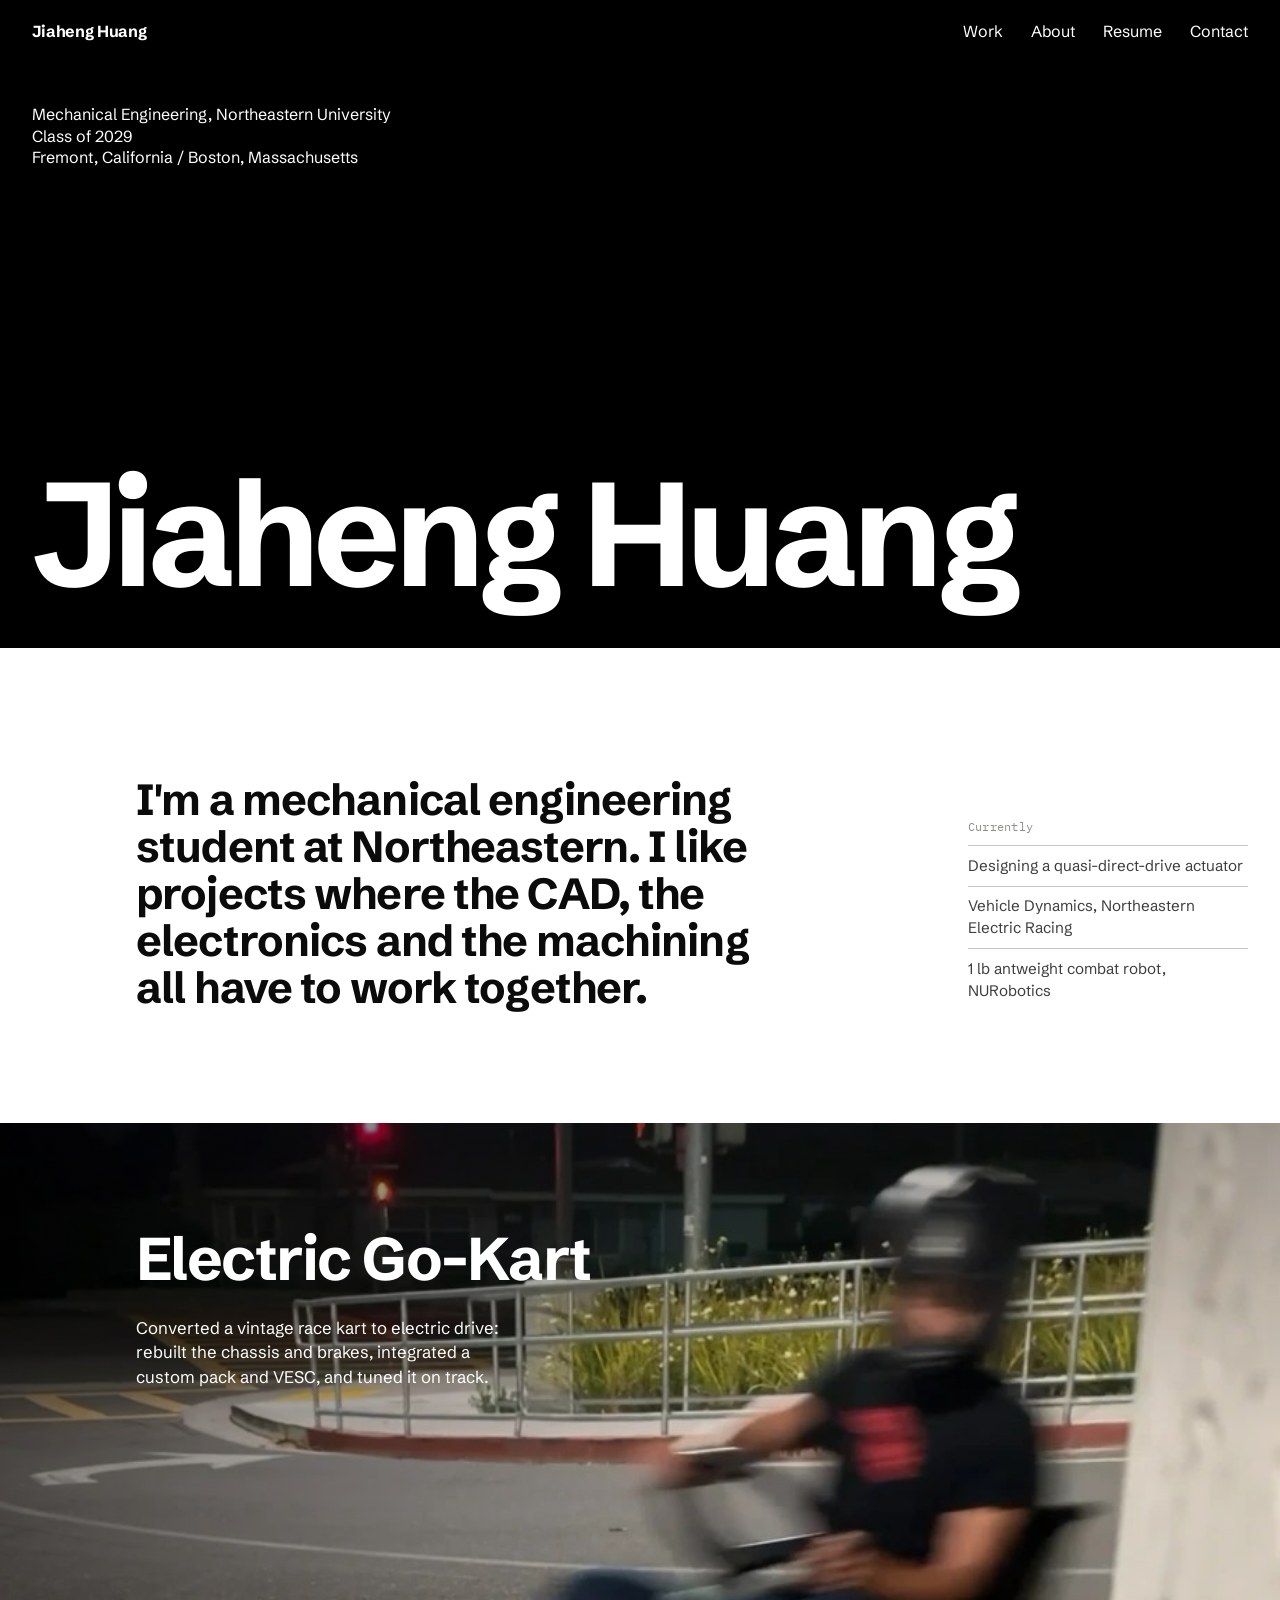
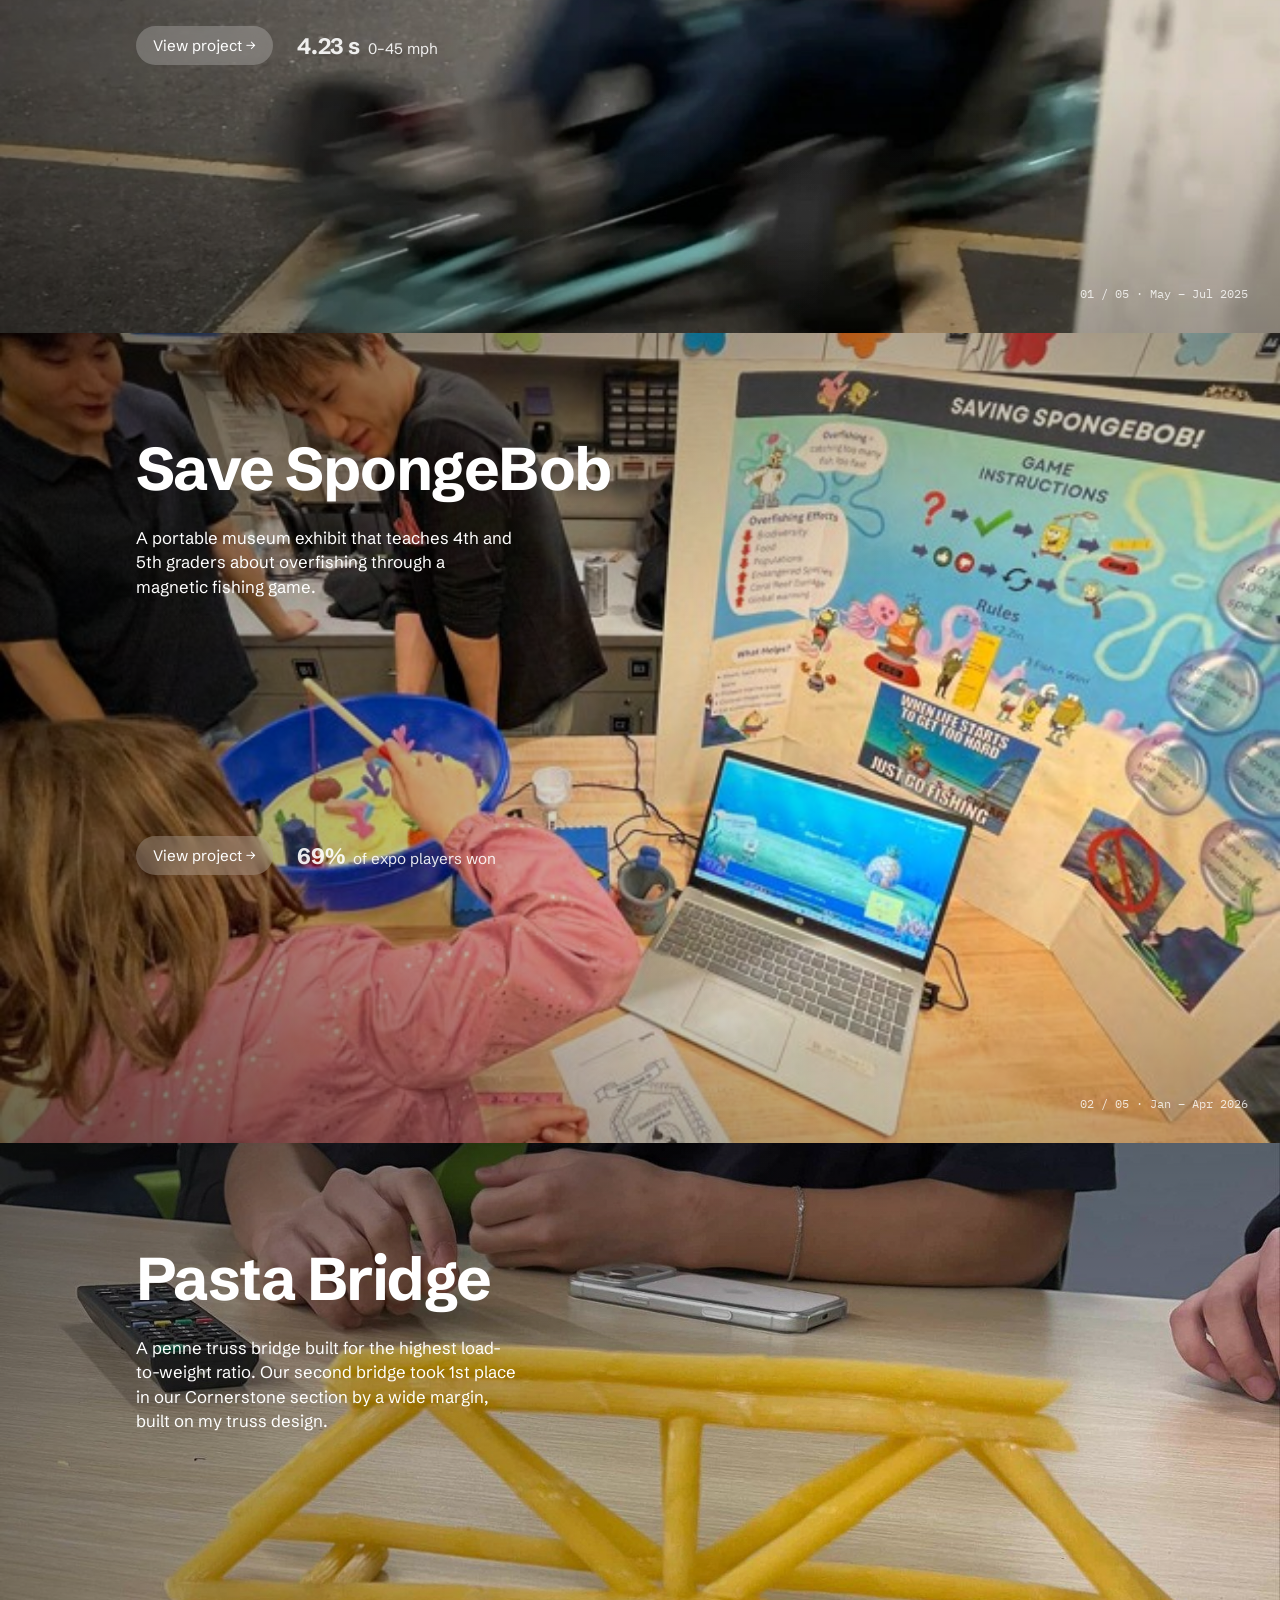
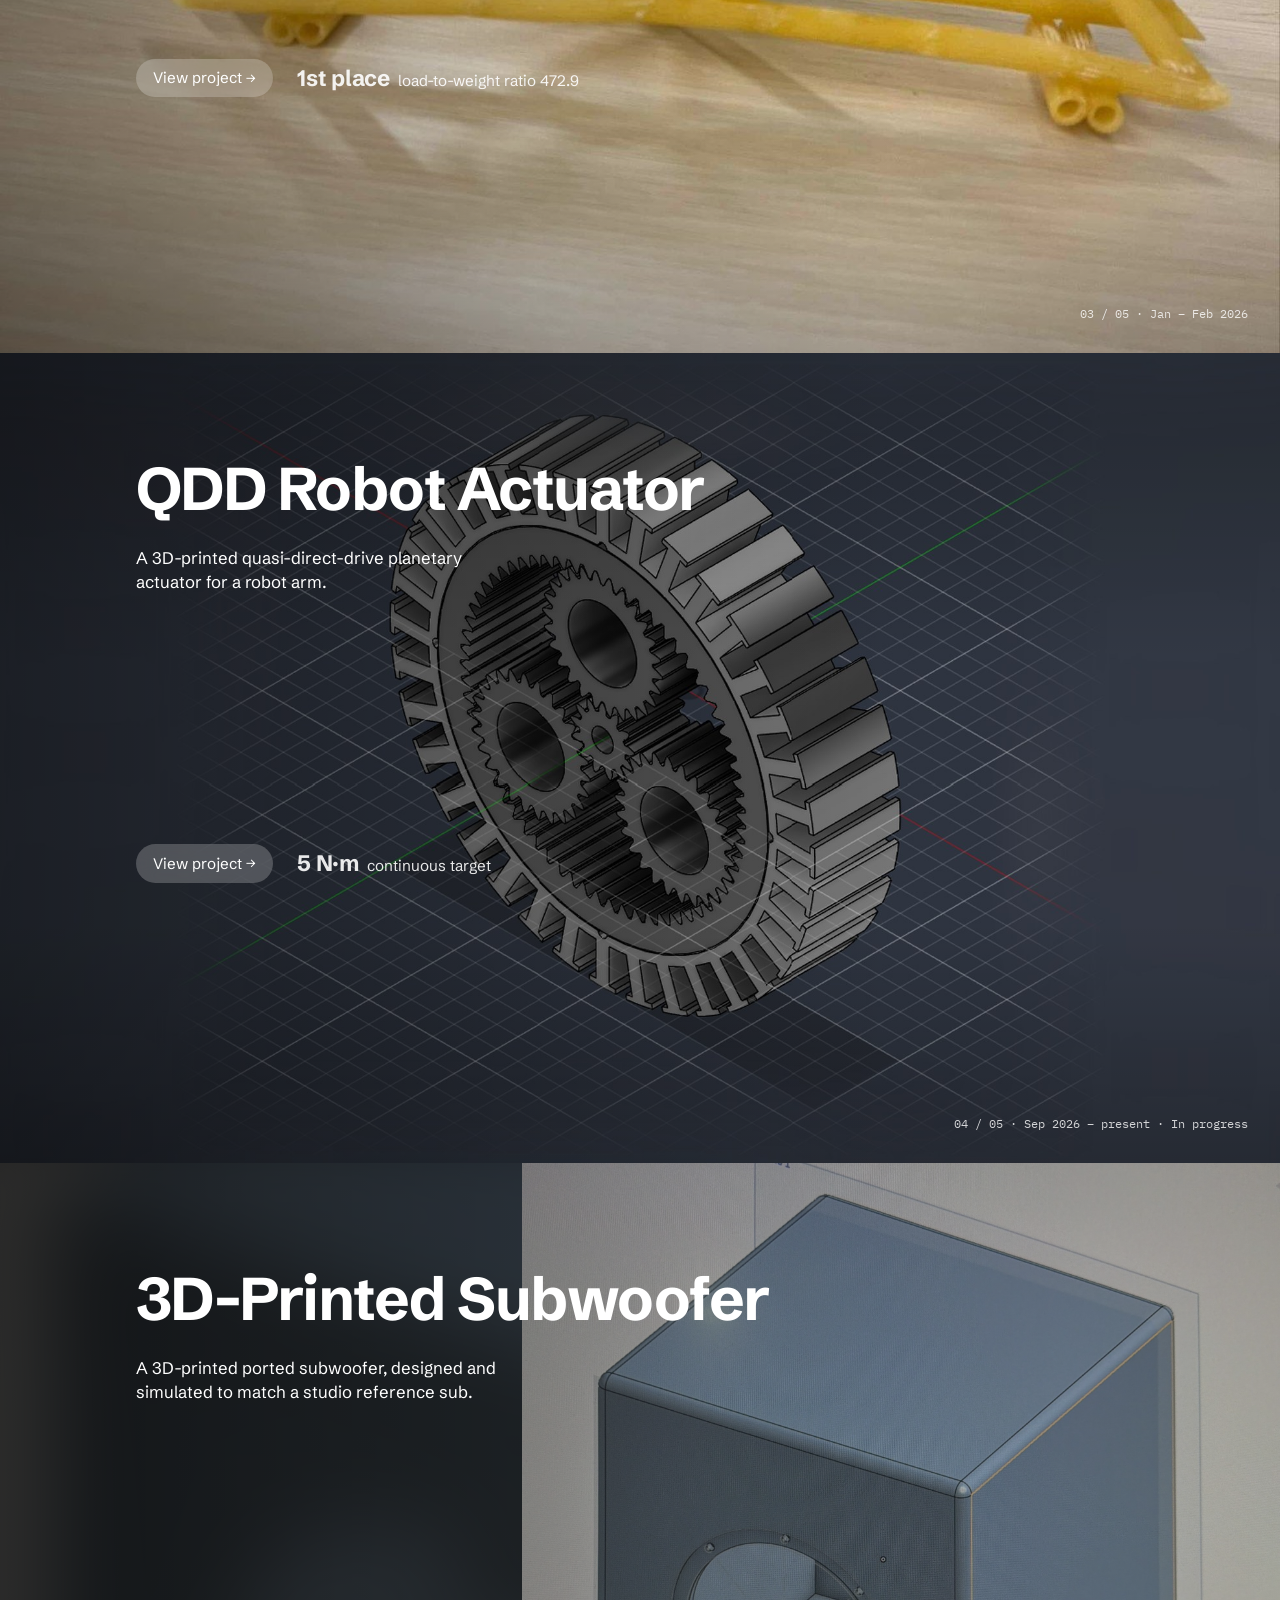
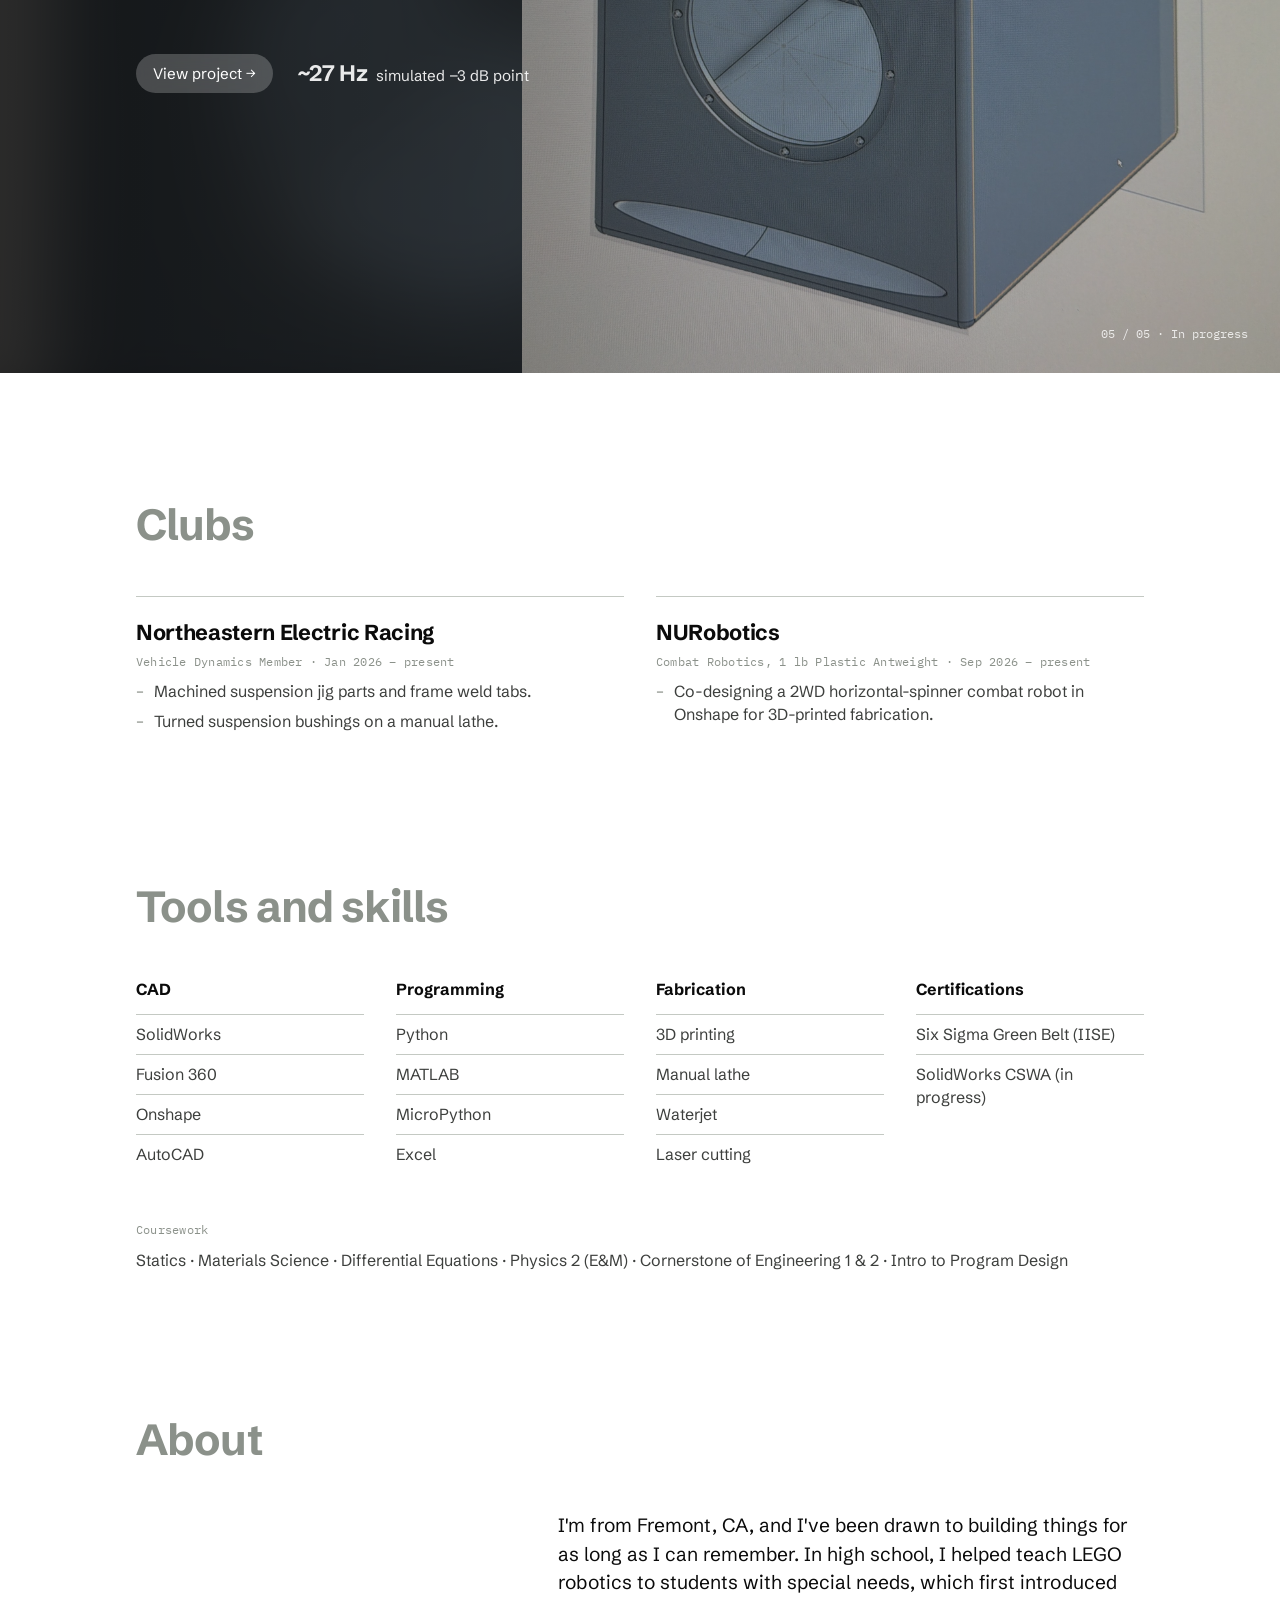
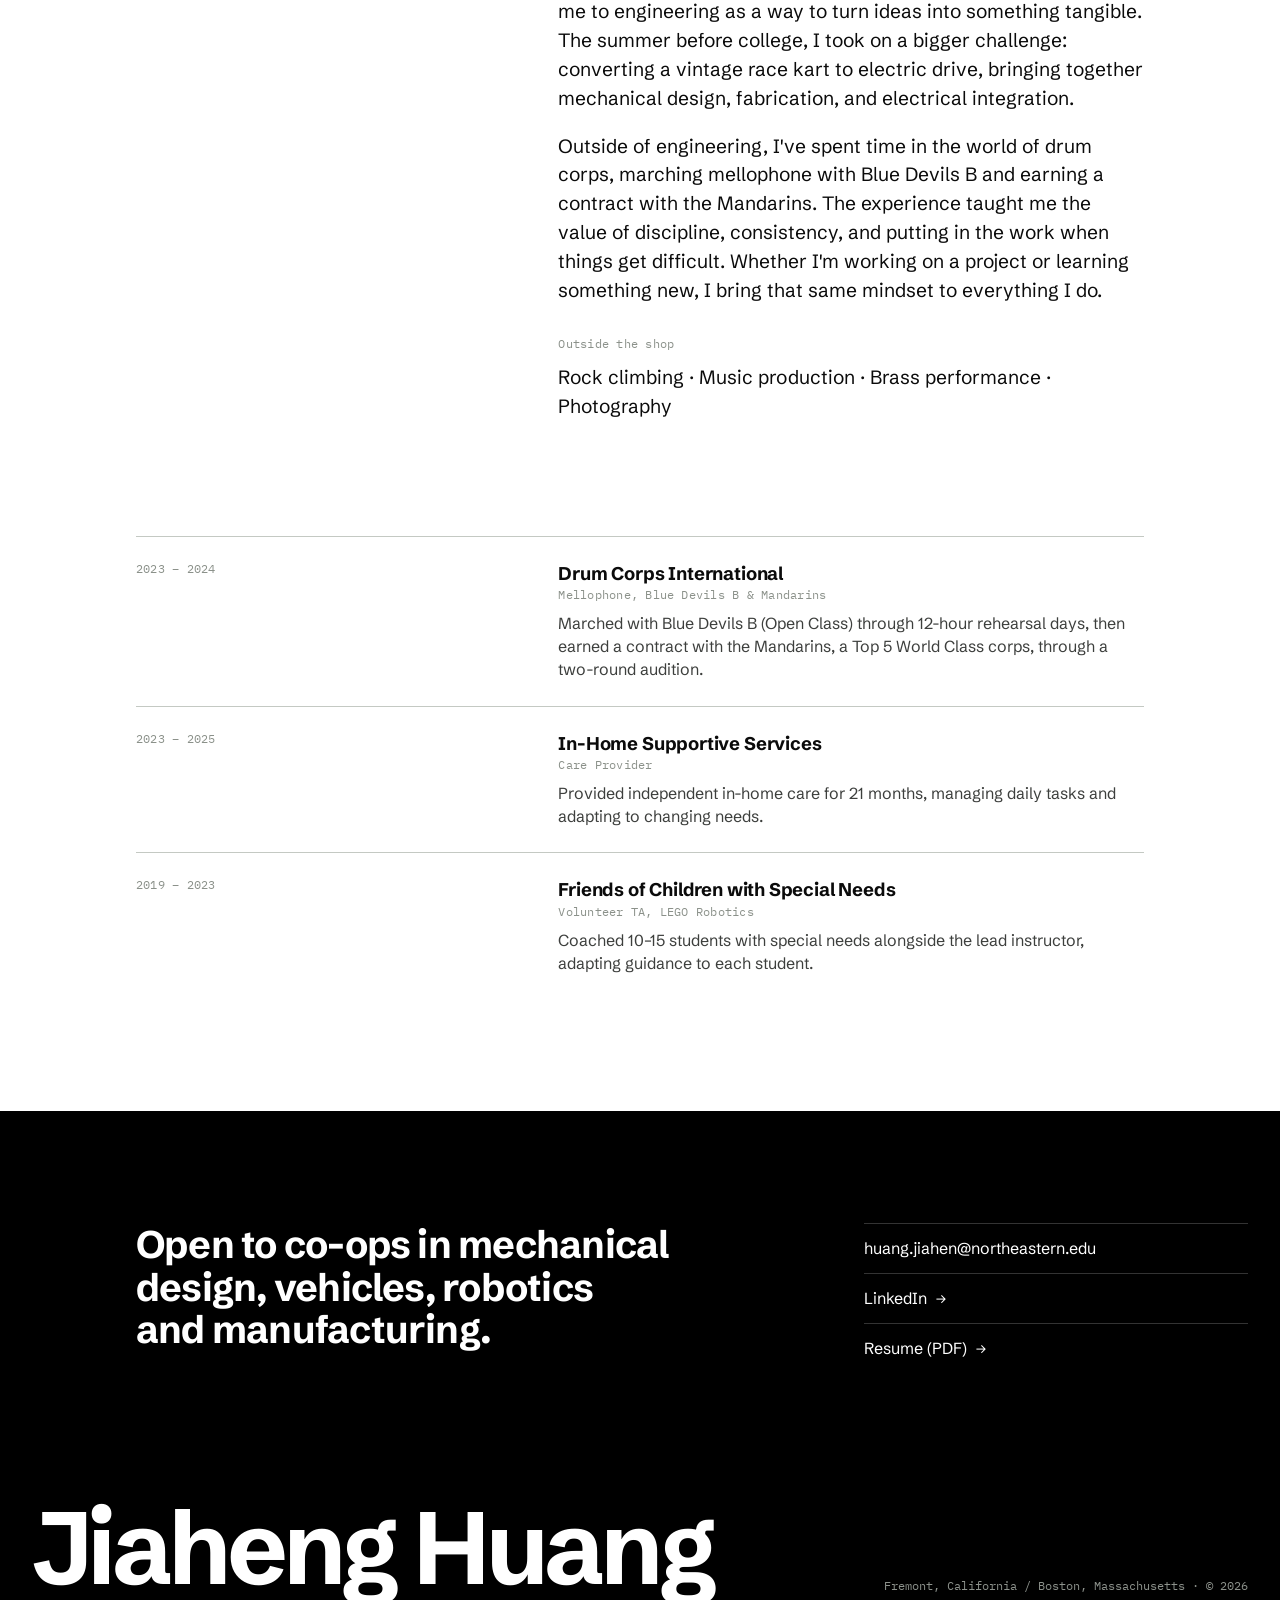
<file: index.html>
<!doctype html>
<html lang="en">
<head>
  <meta charset="utf-8">
  <meta name="viewport" content="width=device-width, initial-scale=1">
  <title>Jiaheng Huang — Mechanical Engineering</title>
  <meta name="description" content="Engineering portfolio of Jiaheng Huang, mechanical engineering student at Northeastern University.">
  <link rel="preconnect" href="https://fonts.googleapis.com">
  <link rel="preconnect" href="https://fonts.gstatic.com" crossorigin>
  <link href="https://fonts.googleapis.com/css2?family=IBM+Plex+Mono:wght@400;500&family=Schibsted+Grotesk:wght@400;500;700&display=swap" rel="stylesheet">
  <link rel="stylesheet" href="css/style.css">
</head>
<body data-page="home">
  <div id="app"></div>
  <noscript>This site needs JavaScript enabled.</noscript>
  <script src="js/content.js"></script>
  <script src="js/main.js"></script>
</body>
</html>
</file>
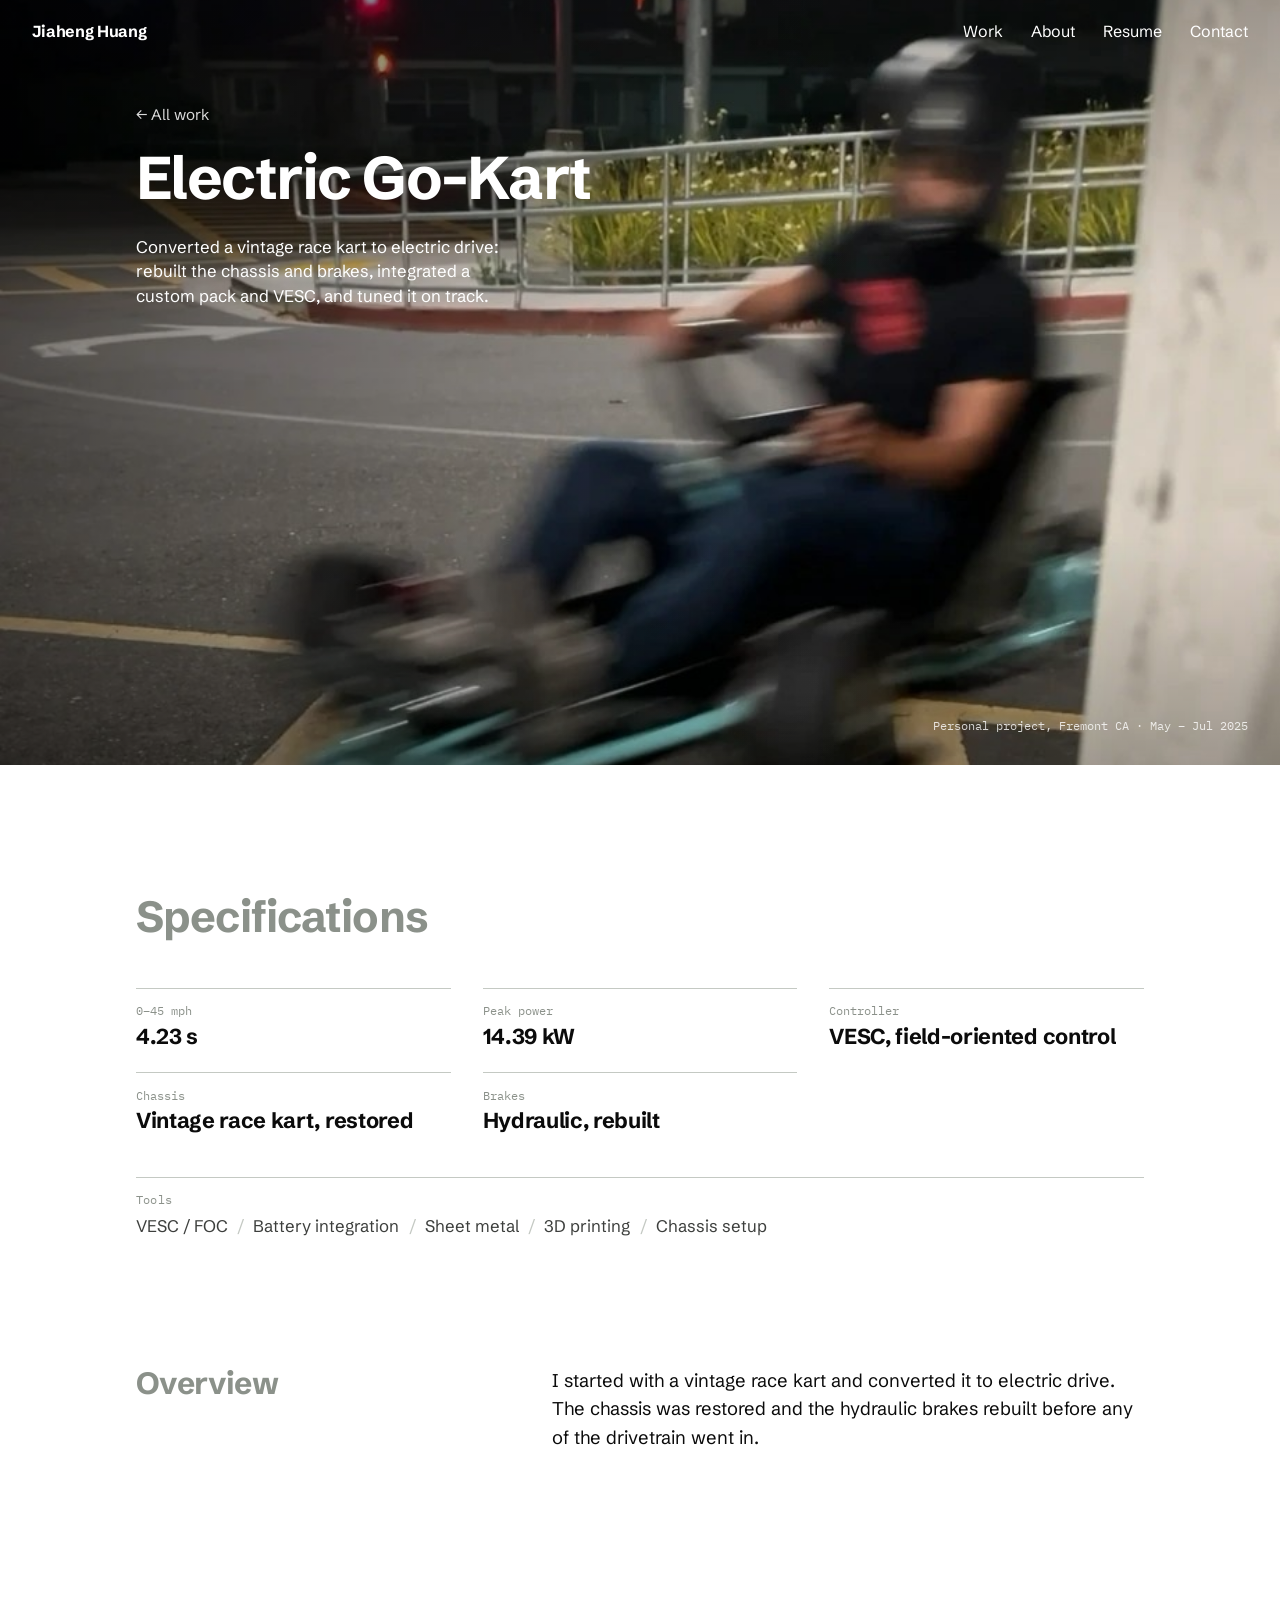
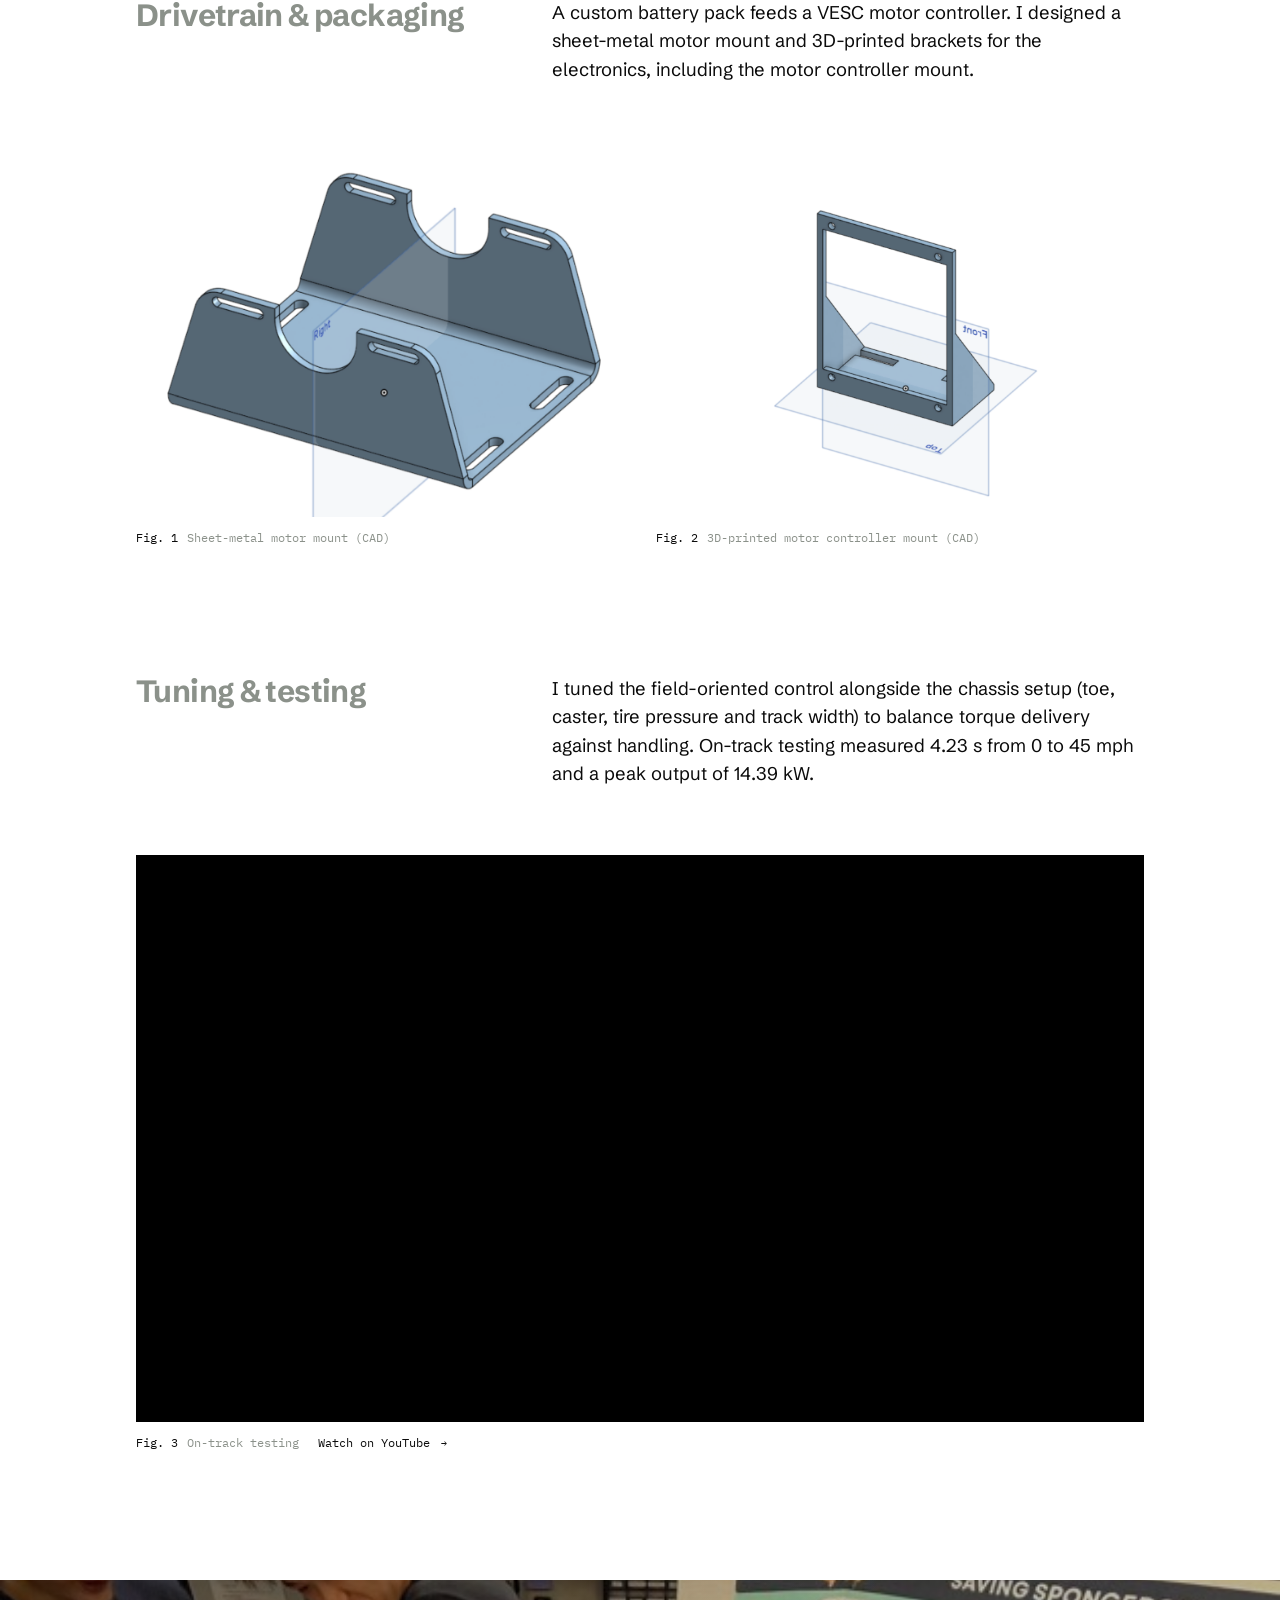
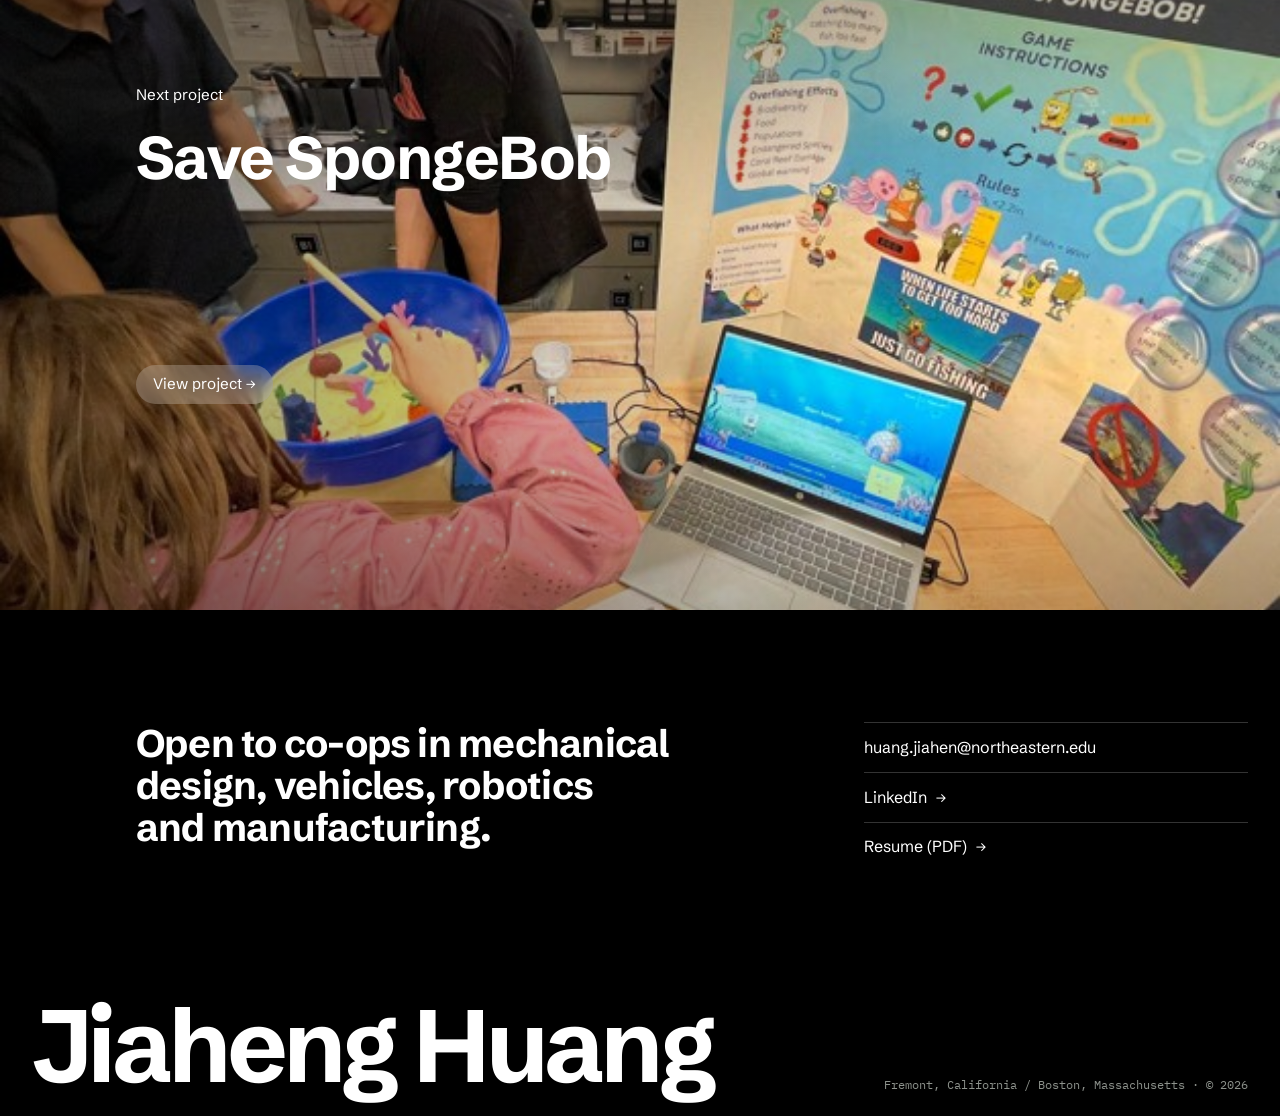
<file: project.html>
<!doctype html>
<html lang="en">
<head>
  <meta charset="utf-8">
  <meta name="viewport" content="width=device-width, initial-scale=1">
  <title>Jiaheng Huang — Mechanical Engineering</title>
  <meta name="description" content="Engineering portfolio of Jiaheng Huang, mechanical engineering student at Northeastern University.">
  <link rel="preconnect" href="https://fonts.googleapis.com">
  <link rel="preconnect" href="https://fonts.gstatic.com" crossorigin>
  <link href="https://fonts.googleapis.com/css2?family=IBM+Plex+Mono:wght@400;500&family=Schibsted+Grotesk:wght@400;500;700&display=swap" rel="stylesheet">
  <link rel="stylesheet" href="css/style.css">
</head>
<body data-page="project">
  <div id="app"></div>
  <noscript>This site needs JavaScript enabled.</noscript>
  <script src="js/content.js"></script>
  <script src="js/main.js"></script>
</body>
</html>
</file>
<file: css/style.css>
/* Layout: stacked full-bleed photo bands (projects) alternating with plain white sheets
   (text), on a 12-column grid. Deliberately one look in both OS themes: black bands, white sheets. */
:root {
  --black: #000;
  --white: #fff;
  --ink: #0b0b0b;
  --ink-2: #3d3f3d;
  --grey: #8b918a;          /* big grey headings on white */
  --grey-light: #c4c9c3;    /* rules, placeholder lines */
  --ph-dark: #161716;       /* empty photo band */
  --sans: "Schibsted Grotesk", "Helvetica Neue", Helvetica, Arial, sans-serif;
  --mono: "IBM Plex Mono", ui-monospace, Menlo, monospace;
  --margin: 2rem;
  --gutter: 2rem;
  --header-h: 4rem;
  color-scheme: light;
}

/* ---------- base ---------- */
*, *::before, *::after { box-sizing: border-box; }
html { scroll-behavior: smooth; -webkit-text-size-adjust: 100%; }
body {
  margin: 0; background: var(--white); color: var(--ink);
  font: 400 16px/1.45 var(--sans);
  -webkit-font-smoothing: antialiased;
}
img, video, iframe { display: block; max-width: 100%; }
a { color: inherit; }
h1, h2, h3 { margin: 0; font-weight: 700; text-wrap: balance; }
p { margin: 0 0 1em; }
ul, ol { margin: 0; padding: 0; list-style: none; }
a:focus-visible { outline: 2px solid var(--grey-light); outline-offset: 2px; }

.grid {
  display: grid; grid-template-columns: repeat(12, minmax(0, 1fr)); column-gap: var(--gutter);
  padding-left: max(var(--margin), env(safe-area-inset-left, 0px));
  padding-right: max(var(--margin), env(safe-area-inset-right, 0px));
}
.meta { font: 400 12px/1.4 var(--mono); letter-spacing: .02em; color: var(--grey); margin: 0 0 .6rem; }
.arr { display: inline-block; font-size: .85em; margin-left: .35em; transition: transform .25s ease; }
a:hover .arr { transform: translateX(3px); }

/* ---------- header: sits on every band, inverts over white ---------- */
.top {
  position: fixed; top: 0; left: 0; right: 0; z-index: 20;
  height: calc(var(--header-h) + env(safe-area-inset-top, 0px));
  padding: env(safe-area-inset-top, 0px) max(var(--margin), env(safe-area-inset-right, 0px)) 0 max(var(--margin), env(safe-area-inset-left, 0px));
  display: flex; align-items: center; justify-content: space-between;
  color: var(--white); transition: background-color .2s, color .2s;
}
.top.solid { background: var(--white); color: var(--ink); border-bottom: 1px solid #e4e7e3; }
.wordmark { font-weight: 700; text-decoration: none; letter-spacing: -.01em; }
.top nav { display: flex; gap: 1.75rem; }
.top nav a { text-decoration: none; }
.top nav a:hover { text-decoration: underline; text-underline-offset: 4px; }

/* ---------- bands ---------- */
.band {
  position: relative; overflow: hidden; isolation: isolate;
  min-height: 90svh; background: var(--black); color: var(--white);
  display: flex; flex-direction: column;
}
.band-media, .band-media figure, .band-media .media { position: absolute; inset: 0; margin: 0; }
.band-media { z-index: -1; }
.band-media .media img, .band-media .media video { width: 100%; height: 100%; object-fit: cover; }
.band-media::after {   /* light scrim so white type holds on bright skies */
  content: ""; position: absolute; inset: 0;
  background:
    linear-gradient(90deg, rgb(0 0 0 / .45) 0%, rgb(0 0 0 / .15) 45%, rgb(0 0 0 / 0) 70%),
    linear-gradient(180deg, rgb(0 0 0 / .28) 0%, rgb(0 0 0 / 0) 38%, rgb(0 0 0 / 0) 70%, rgb(0 0 0 / .25) 100%);
}
.band-media .ph {
  position: absolute; inset: 0; aspect-ratio: auto !important;
  background: var(--ph-dark); border: 0; color: #7d827c;
  padding: calc(var(--header-h) + env(safe-area-inset-top, 0px) + 2.5rem) max(var(--margin), env(safe-area-inset-right, 0px)) 1.5rem 50%;
  justify-content: flex-start; align-items: flex-end; text-align: right;
}
.band-media .ph-kind { color: #a7aca6; }

.band-inner {
  flex: 1; display: grid; grid-template-columns: repeat(12, minmax(0, 1fr)); column-gap: var(--gutter);
  grid-template-rows: auto 1fr auto;
  padding: calc(var(--header-h) + env(safe-area-inset-top, 0px) + 2.5rem) max(var(--margin), env(safe-area-inset-right, 0px)) 2rem max(var(--margin), env(safe-area-inset-left, 0px));
}
.band-text { grid-column: 2 / span 7; }
.band h1, .band h2 {
  font-size: clamp(2.6rem, 4.7vw, 4.25rem); line-height: 1.08; letter-spacing: -.025em;
}
.band-sub { margin-top: 1.5rem; max-width: 38ch; font-size: 1.05rem; }
.band-kicker { margin: 0 0 1.25rem; font-size: .95rem; }
.band-kicker a { text-decoration: none; opacity: .85; }
.band-kicker a:hover { opacity: 1; }
.band-foot { grid-column: 2 / span 7; grid-row: 2; align-self: center; display: flex; align-items: center; gap: 1.5rem; flex-wrap: wrap; }
.band-stat { margin: 0; font-size: .95rem; opacity: .9; }
.band-stat span { font-weight: 700; font-size: 1.4rem; letter-spacing: -.01em; margin-right: .2em; }
.band-index { grid-column: 1 / -1; grid-row: 3; margin: 0; justify-self: end; font: 400 12px var(--mono); opacity: .8; }

.pill {
  display: inline-flex; align-items: center; text-decoration: none;
  padding: .55em 1.1em; border-radius: 999px; font-size: .95rem;
  background: rgb(255 255 255 / .22); backdrop-filter: blur(10px); -webkit-backdrop-filter: blur(10px);
  transition: background .25s;
}
.pill:hover { background: rgb(255 255 255 / .34); }

/* hero */
.band.hero { min-height: 100svh; }
.hero .band-inner { grid-template-rows: 1fr auto; }
.hero-kicker { grid-column: 1 / span 6; grid-row: 1; align-self: start; margin: 0; font-size: 1rem; line-height: 1.35; }
.hero-name {
  grid-column: 1 / -1; grid-row: 2; align-self: end;
  font-size: clamp(3.2rem, 11.5vw, 11rem) !important; line-height: 1 !important; letter-spacing: -.045em !important;
  padding-bottom: .06em;
}

/* ---------- white sheets ---------- */
.sheet { padding: 8rem 0 7rem; }
.sheet + .sheet { padding-top: 2rem; }
.sheet-title, .lead {
  grid-column: 2 / span 6; color: var(--grey);
  font-size: clamp(2rem, 3.4vw, 3rem); line-height: 1.08; letter-spacing: -.02em; margin-bottom: 3rem;
}
.intro .lead { grid-column: 2 / span 7; color: var(--ink); margin: 0; }
.now { grid-column: 10 / span 3; align-self: end; }
.now li { padding: .55rem 0; border-top: 1px solid var(--grey-light); font-size: .95rem; color: var(--ink-2); }

.team-grid { grid-column: 2 / span 10; display: grid; grid-template-columns: 1fr 1fr; gap: var(--gutter); }
.team figure { margin-bottom: 1.25rem; }
.team h3 { font-size: 1.35rem; letter-spacing: -.015em; margin-bottom: .35rem; }
.points li { position: relative; padding-left: 1.1rem; color: var(--ink-2); margin-bottom: .4rem; }
.points li::before { content: "–"; position: absolute; left: 0; color: var(--grey); }

.skill-grid { grid-column: 2 / span 10; display: grid; grid-template-columns: repeat(4, 1fr); gap: var(--gutter); }
.skill h3 { font-size: 1rem; margin-bottom: .75rem; }
.skill li { padding: .5rem 0; border-top: 1px solid var(--grey-light); color: var(--ink-2); }
.coursework { grid-column: 2 / span 10; margin: 3rem 0 0; color: var(--ink-2); }
.coursework .meta { display: block; }

.about { grid-column: 2 / span 10; display: grid; grid-template-columns: 4fr 6fr; gap: var(--gutter); align-items: start; }
.about-text { font-size: 1.2rem; line-height: 1.5; max-width: 34em; }
.about-text .meta { margin-top: 2rem; }
.exp-list { grid-column: 2 / span 10; margin-top: 6rem; }
.exp { display: grid; grid-template-columns: 4fr 6fr; gap: var(--gutter); padding: 1.5rem 0; border-top: 1px solid var(--grey-light); }
.exp h3 { font-size: 1.15rem; letter-spacing: -.01em; }
.exp .meta { margin-bottom: .5rem; }
.exp div p:last-child { color: var(--ink-2); margin: 0; max-width: 60ch; }

/* ---------- figures & placeholders (on white) ---------- */
figure { margin: 0; }
.media img, .media video { width: 100%; height: auto; object-fit: cover; background: #eef0ee; }
figcaption { font: 400 12px/1.5 var(--mono); color: var(--grey); margin-top: .75rem; }
.fig-no { color: var(--ink); margin-right: .75em; }
.embed { position: relative; width: 100%; background: var(--black); }
.embed iframe { position: absolute; inset: 0; width: 100%; height: 100%; border: 0; }
.ph {
  width: 100%; max-width: 100%; display: flex; flex-direction: column; justify-content: flex-end; gap: 4px;
  padding: 1rem; background: #eef0ee; color: var(--grey);
}
.ph-kind { font: 500 11px var(--mono); text-transform: uppercase; letter-spacing: .06em; color: var(--ink-2); }
.ph-hint { font-size: .9rem; }
.ph code { font: 400 11.5px var(--mono); word-break: break-all; }

/* ---------- footer ---------- */
.foot { background: var(--black); color: var(--white); padding-top: 7rem; }
.foot-lead { grid-column: 2 / span 6; }
.foot-lead h2 { font-size: clamp(1.8rem, 3vw, 2.6rem); line-height: 1.1; letter-spacing: -.02em; }
.foot-links { grid-column: 9 / span 4; align-self: end; }
.foot-links li { border-top: 1px solid #333; }
.foot-links a { display: block; padding: .8rem 0; text-decoration: none; }
.foot-base {
  margin-top: 8rem; display: flex; justify-content: space-between; align-items: flex-end; gap: 1rem; flex-wrap: wrap;
  padding: 0 max(var(--margin), env(safe-area-inset-right, 0px)) 1.5rem max(var(--margin), env(safe-area-inset-left, 0px));
}
.foot-name { margin: 0; font-weight: 700; font-size: clamp(2.6rem, 8vw, 7.5rem); line-height: .9; letter-spacing: -.045em; }
.foot-meta { margin: 0; font: 400 12px var(--mono); color: #8d928c; }

/* ---------- project page ---------- */
.band.phero { min-height: 85svh; }
.specs-sheet { padding-bottom: 4rem; }
.specs {
  grid-column: 2 / span 10; margin: 0;
  display: grid; grid-template-columns: repeat(3, 1fr); column-gap: var(--gutter);
}
.specs > div { padding: .9rem 0 1.4rem; border-top: 1px solid var(--grey-light); }
.specs dt { font: 400 12px var(--mono); color: var(--grey); margin-bottom: .35rem; }
.specs dd { margin: 0; font-size: 1.35rem; font-weight: 700; letter-spacing: -.015em; line-height: 1.2; }
.tags { grid-column: 2 / span 10; margin-top: 1.25rem; padding-top: .9rem; border-top: 1px solid var(--grey-light); }
.tags .meta { margin-bottom: .35rem; }
.tags ul { display: flex; flex-wrap: wrap; row-gap: .2rem; font-size: 1.05rem; color: var(--ink-2); }
.tags li + li::before { content: "/"; margin: 0 .55em; color: var(--grey-light); }

.psec { padding: 4rem 0; }
.psecs .psec:last-child { padding-bottom: 8rem; }
.psec-title { grid-column: 2 / span 4; color: var(--grey); font-size: clamp(1.6rem, 2.4vw, 2.2rem); line-height: 1.1; letter-spacing: -.02em; }
.psec-text { grid-column: 6 / span 6; font-size: 1.15rem; line-height: 1.55; max-width: 36em; }
.psec-text p { color: var(--ink); }
.gallery { grid-column: 2 / span 10; display: grid; gap: var(--gutter); margin-top: 3rem; }
.gallery.g2 { grid-template-columns: 1fr 1fr; }
.gallery.g3 { grid-template-columns: repeat(3, 1fr); }
.band.next { min-height: 70svh; }

/* ---------- responsive ---------- */
@media (max-width: 900px) {
  :root { --gutter: 1rem; }
  .band-text, .band-foot { grid-column: 1 / -1; }
  .sheet-title, .lead, .intro .lead, .team-grid, .skill-grid, .coursework, .about, .exp-list,
  .specs, .tags, .psec-title, .psec-text, .gallery, .foot-lead, .foot-links { grid-column: 1 / -1; }
  .now { grid-column: 1 / -1; margin-top: 3rem; }
  .skill-grid { grid-template-columns: 1fr 1fr; row-gap: 2.5rem; }
  .about { grid-template-columns: 1fr; }
  .about-photo { max-width: 360px; }
  .specs { grid-template-columns: 1fr 1fr; }
  .psec-title { margin-bottom: 1.25rem; }
  .gallery.g3 { grid-template-columns: 1fr 1fr; }
  .foot-links { margin-top: 3rem; }
  .sheet { padding: 5rem 0 4rem; }
}
@media (max-width: 600px) {
  :root { --margin: 1rem; --header-h: 3.5rem; }
  .top nav { gap: 1rem; font-size: .9rem; }
  .top nav a[href$="#about"] { display: none; }
  .band { min-height: 80svh; }
  .band.hero { min-height: 92svh; }
  .team-grid, .gallery.g2, .gallery.g3 { grid-template-columns: 1fr; }
  .team-grid { row-gap: 3rem; }
  .exp { grid-template-columns: 1fr; gap: .25rem; }
  .specs { grid-template-columns: 1fr; }
}
@media (prefers-reduced-motion: reduce) {
  html { scroll-behavior: auto; }
  .arr, .pill { transition: none; }
}
.yt-link { margin-left: 1em; color: var(--ink); text-decoration: none; }
.yt-link:hover { text-decoration: underline; text-underline-offset: 3px; }
.interests-photo { max-width: 320px; margin-top: 1.5rem; }
.interests-photo img { aspect-ratio: 3/4; }
.about.no-photo { grid-template-columns: 4fr 6fr; }
.about.no-photo .about-text { grid-column: 2; }
@media (max-width: 900px) { .about.no-photo .about-text { grid-column: 1; } }
.team { padding-top: 1.25rem; border-top: 1px solid var(--grey-light); }
.team:has(figure) { padding-top: 0; border-top: 0; }
.band.hero.no-photo { min-height: 72svh; }
.band.hero.no-photo .band-media::after { display: none; }
@media (max-width: 600px) { .band.hero.no-photo { min-height: 60svh; } }
.band.dim .band-media::after { background: linear-gradient(90deg, rgb(0 0 0 / .62) 0%, rgb(0 0 0 / .38) 55%, rgb(0 0 0 / .25) 100%); }
.ptable { overflow-x: auto; margin-top: 1.5rem; }
.ptable table { border-collapse: collapse; width: 100%; font-variant-numeric: tabular-nums; }
.ptable th, .ptable td { text-align: left; padding: .6rem 1rem .6rem 0; border-top: 1px solid var(--grey-light); font-size: 1rem; }
.ptable thead th { font: 400 12px var(--mono); color: var(--grey); border-top: 0; }
.ptable tbody th { font-weight: 400; color: var(--ink-2); }
.ptable td { font-weight: 700; }
.band-media .media img.fit-contain { position: relative; background: transparent; }
.band-media .media img.fit-bg {
  position: absolute; inset: 0; width: 100%; height: 100%; object-fit: cover;
  filter: blur(36px) brightness(.5); transform: scale(1.15);
}
.gallery.g2 .media img, .gallery.g3 .media img { aspect-ratio: 4/3; object-fit: contain; background: #fff; }
</file>
